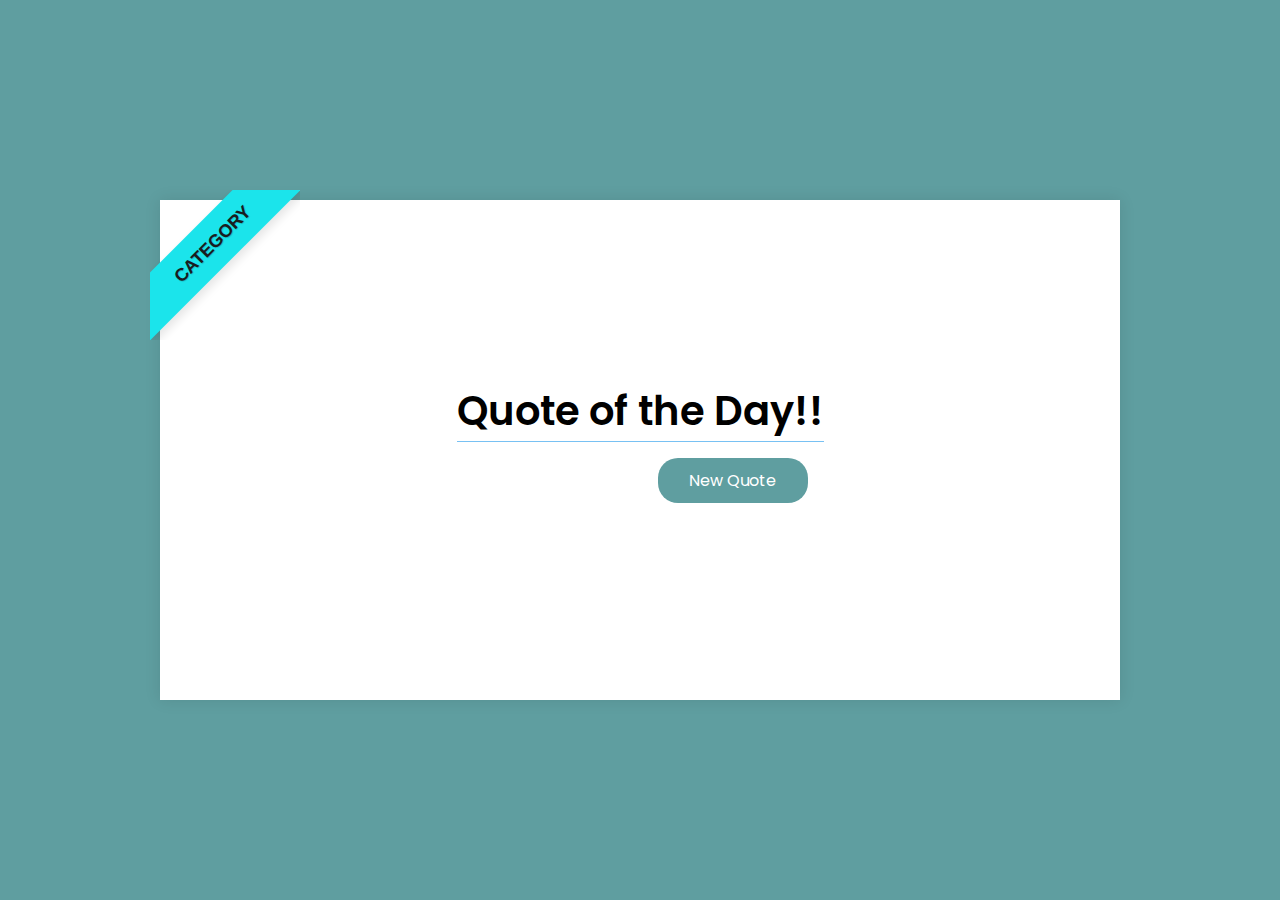
<file: jinkal project/13 programming quote generator/13 programming quote generator/index.html>
<!DOCTYPE html>
<html lang="en">
<head>
    <meta charset="UTF-8">
    <meta name="viewport" content="width=device-width, initial-scale=1.0">
    <title>Programming Quote Generator</title>
    <link rel="stylesheet" href="style.css">
    <link rel="stylesheet" href="https://cdnjs.cloudflare.com/ajax/libs/font-awesome/6.5.2/css/all.min.css" integrity="sha512-SnH5WK+bZxgPHs44uWIX+LLJAJ9/2PkPKZ5QiAj6Ta86w+fsb2TkcmfRyVX3pBnMFcV7oQPJkl9QevSCWr3W6A==" crossorigin="anonymous" referrerpolicy="no-referrer" />

</head>
<body>

    
    <div class="container">
      <div>
        <div class="ribbon ribbon-top-left">
            <span id="category">Category</span>
        </div>
        <h2>Quote of the Day!!</h2>

        <div class="quote"></div>

        <div class="buttons">
            <div class="icons">
                <i class="fa-regular fa-heart" onclick="LikeQuote()"></i>
                <i class="fa-solid fa-list"></i>
                <i class="fa-regular fa-copy"></i>
                <i class="fa-brands fa-twitter"></i>
                
            </div>
            <button id="generate" onclick="generateQuotes()">New Quote</button>
        </div>
      </div>
    </div>


<!--<div class="container favoritrList">
    <h2>Favorite Quote List</h2>
    <i class="fa-solid fa-arrow-left-long" onclick="switchQuotes()"></i>
    <ul id="favoriteData"></ul>
    <i class="fa-solid fa-broom"></i>
</div>
-->
    <script src="script.js"></script>
</body>
</html>
</file>
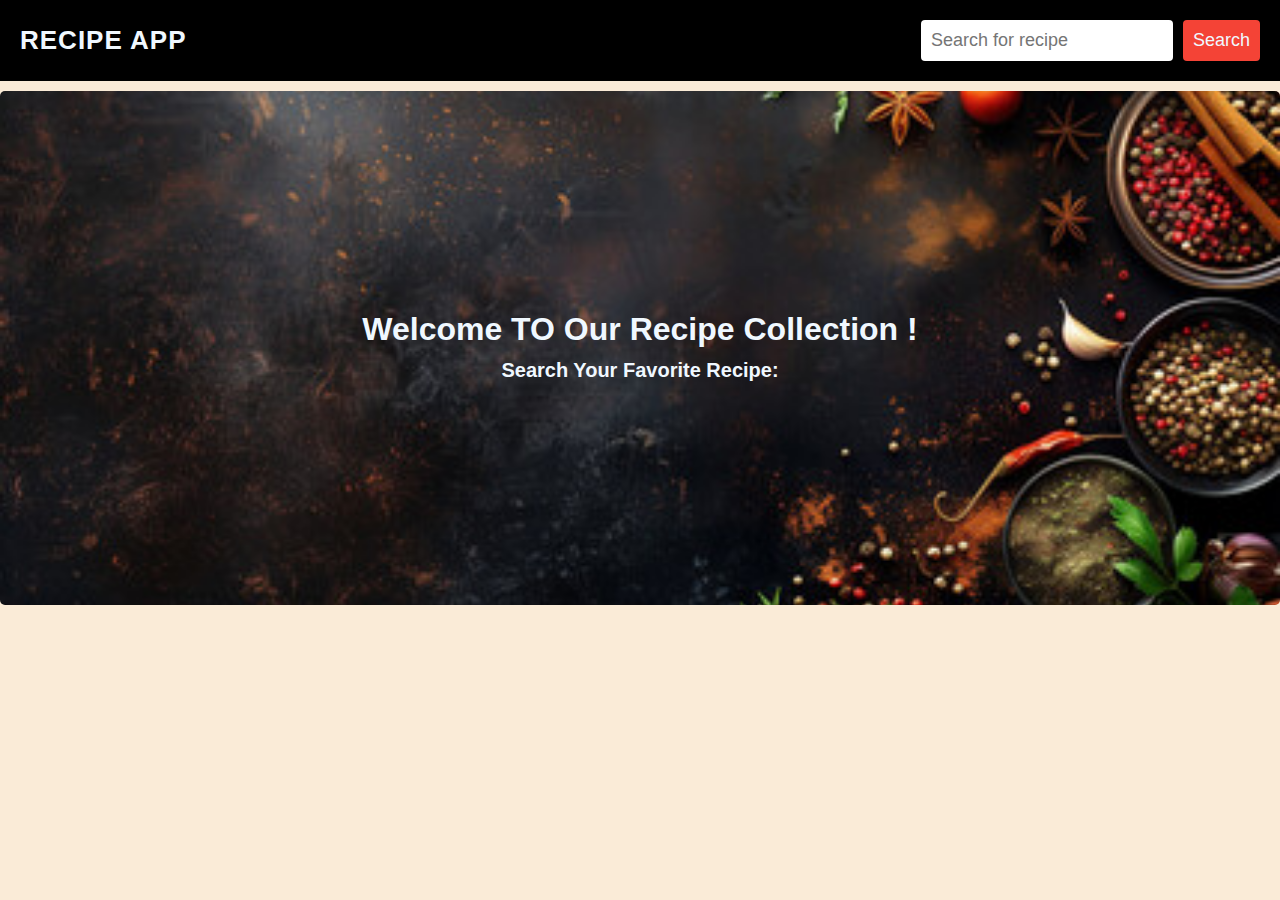
<file: jinkal project/Project 10/Project 10/index.html>
<!DOCTYPE html>
<html lang="en">
<head>
    <meta charset="UTF-8">
    <meta name="viewport" content="width=device-width, initial-scale=1.0">
    <title>Recipe App</title>
    <link rel="stylesheet" href="style.css">
    <link rel="stylesheet" href="https://cdnjs.cloudflare.com/ajax/libs/font-awesome/4.7.0/css/font-awesome.min.css">
    </head>
</head>
<body>
    <header>
        <nav>
            <h1>Recipe App</h1>
            <form>
                <input type="text" placeholder="Search for recipe" class="searchbox">
                <button type="submit" class="searchbtn">Search</button>
            </form>
        </nav>
    </header>
    <main>
        <section class="hero">
            <div class="recipe-container">

                <h2>Welcome TO Our Recipe Collection !</br><span>Search Your Favorite Recipe:</span> </h2>
            </div>

            

            <div class="recipe-details">
                <button type="button" class="recipe-close-Btn">
                    <i class="fa fa-times" aria-hidden="true"></i>
                </button>
                
                <div class=" recipe-details-content"></div>

            </div>
        </section>
    </main>
    <script src="script.js"></script>
</body>
</html>
</file>
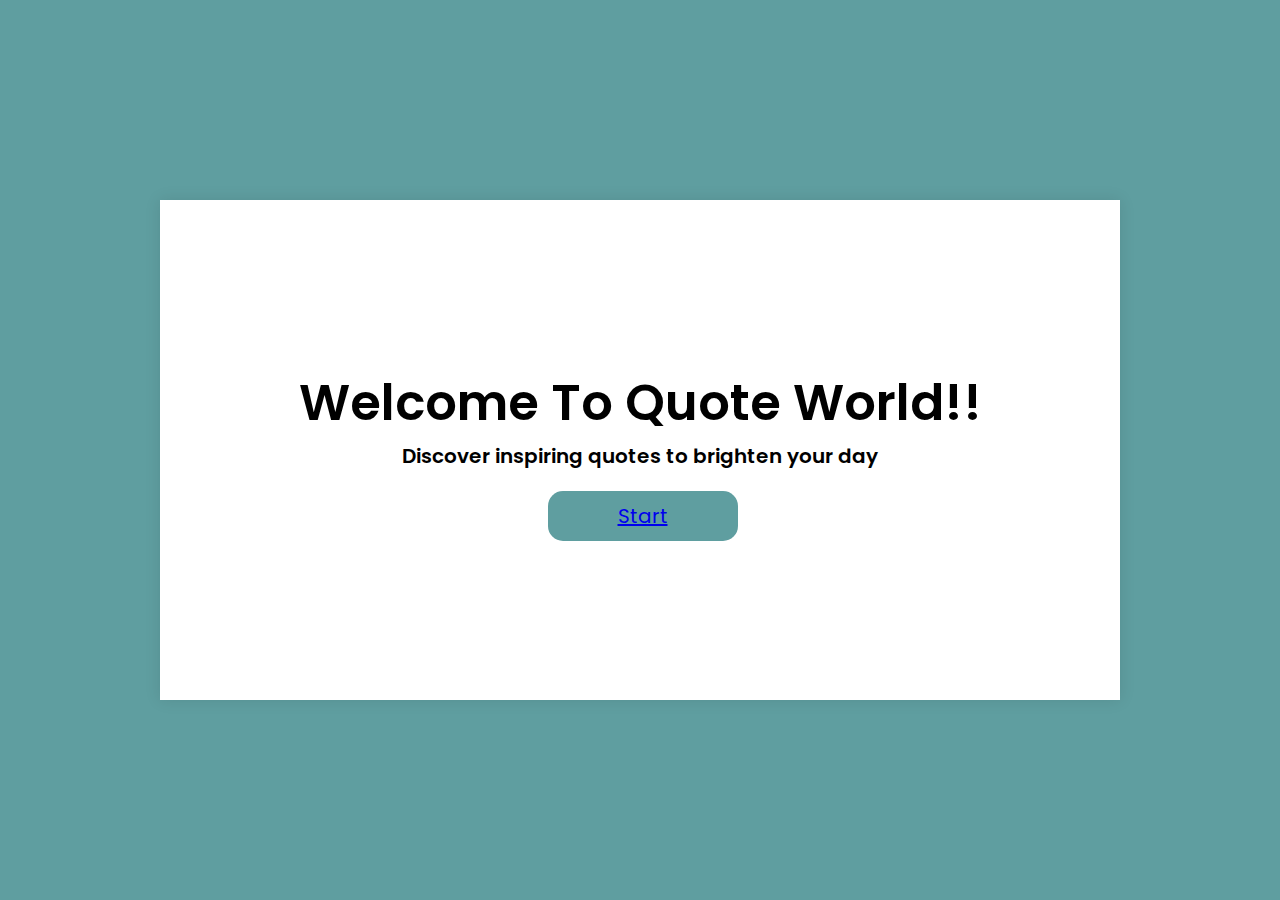
<file: jinkal project/13 programming quote generator/13 programming quote generator/index1.html>
<!DOCTYPE html>
<html lang="en">
<head>
    <meta charset="UTF-8">
    <meta name="viewport" content="width=device-width, initial-scale=1.0">
    <title>Programming Quote Generator</title>
    <link rel="stylesheet" href="style.css">
    <link rel="stylesheet" href="https://cdnjs.cloudflare.com/ajax/libs/font-awesome/6.5.2/css/all.min.css" integrity="sha512-SnH5WK+bZxgPHs44uWIX+LLJAJ9/2PkPKZ5QiAj6Ta86w+fsb2TkcmfRyVX3pBnMFcV7oQPJkl9QevSCWr3W6A==" crossorigin="anonymous" referrerpolicy="no-referrer" />

</head>
<body>

    <div class="container">
        <div class="cont">
            <h1>Welcome To Quote World!!</h1>
            <p>Discover inspiring quotes to brighten your day</p>
            
            <button id="start-button">
                <a href="index.html"> Start </a>
            </button>
        </div>
    </div>

</body>
</html>
</file>
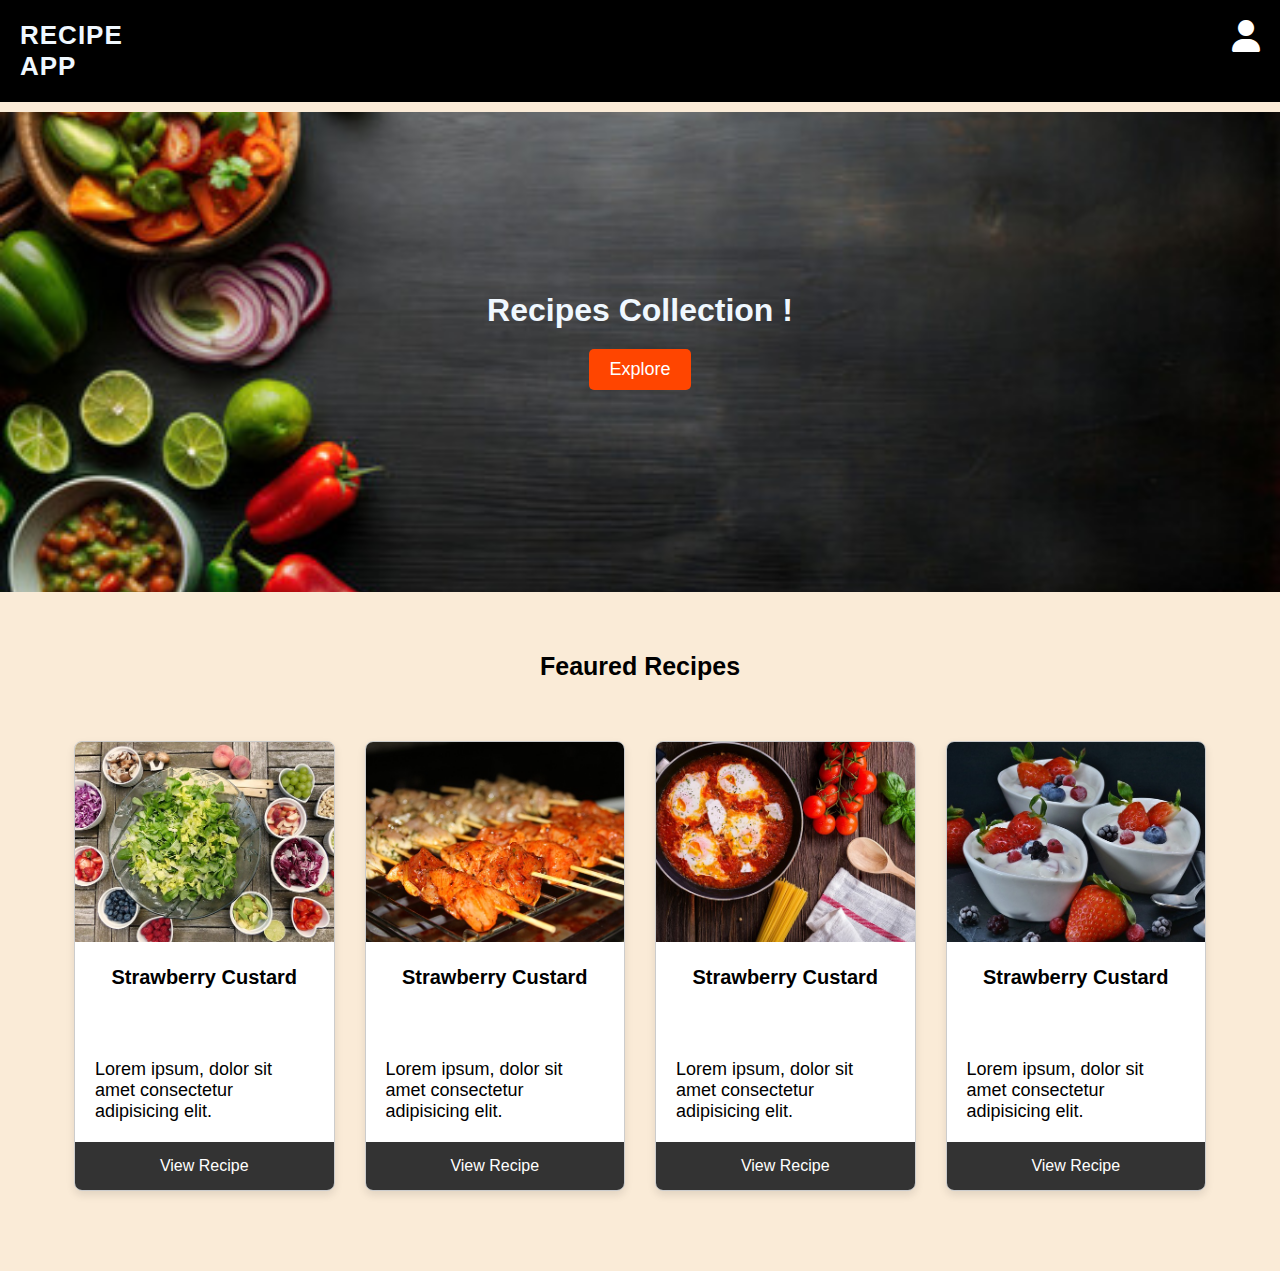
<file: jinkal project/Project 10/Project 10/index1.html>
<!DOCTYPE html>
<html lang="en">
<head>
    <meta charset="UTF-8">
    <meta name="viewport" content="width=device-width, initial-scale=1.0">
    <title>Recipe App</title>
     <!--Font awesome cdn link-->
     <link rel="stylesheet" href="https://cdnjs.cloudflare.com/ajax/libs/font-awesome/6.4.0/css/all.min.css">
    <link rel="stylesheet" href="style.css">
    <link rel="stylesheet" href="https://cdnjs.cloudflare.com/ajax/libs/font-awesome/4.7.0/css/font-awesome.min.css">
    </head>
</head>
<body>
    <header>
        <nav>
            <div class="nav1">
                <h1>Recipe App</h1>
                <div class="nav2">
                   <a href="#" class="fas fa-user"></a>
                </div>
            </div> 
        </nav>
    </header>
    <main>
        <section class="hero">
            <div class="recipe-container1">
                <h2>Recipes Collection !</span> </h2>
                <a href="index.html" class="start-button">Explore</a>
            </div>


<section class="recipe1">
    <h2>Feaured Recipes</h2>
    <div class="re-sec">
        <div class="re-card">
            <img src="dish-4.jpg" alt="">
            <h2>Strawberry Custard</h2>
            <p>Lorem ipsum, dolor sit amet consectetur adipisicing elit.</p>
            <a href="#">View Recipe</a>
        </div>

        <div class="re-card">
            <img src="dish-3.jpg" alt="">
            <h2>Strawberry Custard</h2>
            <p>Lorem ipsum, dolor sit amet consectetur adipisicing elit.</p>
            <a href="#">View Recipe</a>
        </div>

        <div class="re-card">
            <img src="dish-2.jpg" alt="">
            <h2>Strawberry Custard</h2>
            <p>Lorem ipsum, dolor sit amet consectetur adipisicing elit. </p>
            <a href="#">View Recipe</a>
        </div>

        <div class="re-card">
            <img src="dish-1.jpg" alt="">
            <h2>Strawberry Custard</h2>
            <p>Lorem ipsum, dolor sit amet consectetur adipisicing elit. </p>
            <a href="#">View Recipe</a>
        </div>
    </div>
</section>

</body>
</html>
</file>
<file: jinkal project/13 programming quote generator/13 programming quote generator/style.css>
@import url('https://fonts.googleapis.com/css2?family=Poppins:ital,wght@0,100;0,200;0,300;0,400;0,500;0,600;0,700;0,800;0,900;1,100;1,200;1,300;1,400;1,500;1,600;1,700;1,800;1,900&display=swap');
*{
    margin: 0px;
    padding: 0px;
    font-family: "poppins",sans-serif;
    box-sizing: border-box;
}

body{
    background: cadetblue;
    height: 100vh;
    display: flex;
    align-items: center;
    justify-content: center;
}

.container{
    position: relative;
    max-width: 300rem;
    width: 60rem;
    min-height: 410px;
    height: 500px;
    background: #fff;
    box-shadow: 0 0 15px rgba(0, 0, 0, 0.1);
    padding: 15px;
    text-align: center;
    display: flex;
    align-items: center;
    justify-content: center;
}


.container h2{
    font-size: 40px;
    font-weight: 600;
    text-align: center;
}

.container h1{
    font-size: 50px;
    font-weight: 600;
    margin-top:5px;
    text-align: center;
}

.container p{
    font-size: 20px;
    font-weight: 600;
    text-align: center;
    font:  sans-serif;
}


#start-button {
    width: 190px;
    height: 50px;
    font-size: 20px;
    padding: 10px;
    border: none;
    border-radius: 15px;
    margin-top: 20px;
    margin-left: 5px;
    background-color: cadetblue;
    color: #fceaea;
    cursor: pointer;
}

#start-button:hover {
    background-color:#3498db;
}

.buttons{
    display: flex;
    align-items: center;
    justify-content: space-between;
    padding: 1rem;
    border-top: 1px solid #78c1f3;
}

.buttons button{
    border-radius: 20px;
    padding: 10px;
    border: none;
    outline: none;
    background: cadetblue;
    color: #fff;
    width: 150px;
    font-size: 16px;
    cursor: pointer;
}

.buttons button:hover{
    background: #3498db;
}

.icons{
    display: flex;
    gap: 25px;
}

.icons i{
    font-size: 25px;
    cursor: pointer;
}


.ribbon{
    width: 150px;
    height: 150px;
    overflow: hidden;

    position: absolute;
}

.ribbon::after
.ribbon::before{
    position: absolute;
    z-index: -1;
    content: "";
    display: block;
    border: 5px solid cadetblue;
}
.ribbon span{
    position: absolute;
    width: 225px;
    padding: 15px 0;
    border-color: #04395c;
    background: rgb(27, 228, 235);
    box-shadow: 0 5px 10px rgba(0, 0, 0, 0.1);
    color: rgb(25, 28, 31);
    text-align: center;
    text-transform: uppercase;
    text-shadow: 0 1px 1px rgba(0, 0, 0, 0.2);
    font: 700 18px/1 "lato",sans-serif;
}

.ribbon-top-left{
    top: -10px;
    left: -10px;
}

.ribbon-top-left::after
.ribbon-top-left::before{
    border-top-color: transparent;
    border-left-color: transparent;
}

.ribbon-top-left::before{
    top: 0;
    right: 0;
}

.ribbon-top-left::after{
    bottom: 0;
    left: 0;
}

.ribbon-top-left span{
    right: -25px;
    top: 30px;
    border-color: #3498db;
    transform: rotate(-45deg);
}

.quote div{
    padding: 1rem 2.5rem;
    font-size: 20px;
}
.quote .fa-quote-left,
.quote .fa-quote-right{
    font-size: 10px;
    position: relative;
    top:-8px;

}

.quote .author
{
    padding: 0;
    margin-top: 1rem;
    text-align: right;
    font-style: italic;
    font-size: 16px;
}

.quote .author span{
    font-family: monospace;
    position: relative;
    top: -6px;
    left: -5px;
}
</file>
<file: jinkal project/Project 10/Project 10/style.css>
*{
    margin: 0%;
    padding: 0%;
    font-family: Verdana, Geneva, Tahoma, sans-serif;
    box-sizing: border-box;
}

body{
   
    background-color: antiquewhite;
    color: aliceblue;
}

header nav{
    background-color: black;
    display: flex;
    justify-content: space-between;
    align-items: center;
    z-index: 1;
    padding: 20px;
}

header nav h1{
    font-weight: 700;
    font-size: 26px;
    letter-spacing: 1px;
    text-transform: uppercase;
}

header nav form{
    display: flex;
    justify-content: center;
}
form input[type=text]{
    flex-grow: 1;
    margin-right: 10px;

}

form input[type=text],button[type=submit]{
    border: none;
    font-size: 18px;
    padding: 10px;
    border-radius: 4px;
   
}
 form button[type=submit]{
    background-color: #f44336;
    color: aliceblue;
    cursor: pointer;
    transition: background-color 0.2s ease-in-out;
 }
 form button[type=submit]:hover,.recipe button:hover,.recipe-close-Btn:hover{
    background-color: #ff5c5c;
 }

/*----------------------index1 file------------------------*/
.nav1{
   display: flex;
 }

.nav2 a{
   font-size: 2rem;
    color: white;
    margin-left: 1100px;
 }

.nav2 a:hover{
   color: #ff5c5c;
 }

.start-button {
   display: inline-block;
   margin-top: 20px;
   padding: 10px 20px;
   font-size: 18px;
   color: white;
   background-color: #ff4500;
   border: none;
   border-radius: 5px;
   text-decoration: none;
   transition: background-color 0.3s;
}
.start-button:hover {
   background-color: #ff6347;
}

.recipe-container1{
   text-align: center;
   background: url(home.jpg)no-repeat;
   background-size: cover;
   background-position: center;
   height: 30rem;
   margin-top: 20px;
   display:block;
   grid-template-columns: repeat(auto-fit,minmax(300px,1fr));
   grid-gap: 40px;
   width: auto;
   margin: 10px auto;
   padding: 30px;
   place-items: center;
  
}

.recipe-container1 h2{
   margin-top: 150px;
   font-size: 2rem;
}


.recipe1{
   padding: 50px 0;
}

.recipe1 h2{
   text-align: center;
   margin-bottom: 30px;
   font-size: 25px;
   color: black;
}

.re-sec{
   width: 90%;
   margin: 0 auto;
   display: grid;
   grid-template-columns: repeat(auto-fit,minmax(250px, 1fr));
   column-gap: 10px;
}

.re-card{
   background: #fff;
   margin: 30px 10px;
   overflow: hidden;
   border-radius: 8px;
   border: 1px solid #ccc;
   box-shadow: 0 4px 8px rgba(0, 0, 0, 0.1);
}

.re-card img{
   width: 100%;
   height: 200px;
   object-fit: cover;

}

.re-card h2{
   font-size: 20px;
   padding: 20px;
   color: black;
}

.re-card p{
   font-size: 18px;
   padding: 20px;
   color: black;
}

.re-card a{
   display: block;
   text-align: center;
   text-decoration: none;
   background: #333;
   color: #fff;
   padding: 15px 0;
   cursor: pointer;
}


/*----------------------index file------------------------*/
 .recipe-container{
    text-align: center;
    background: url(home1.jpg)no-repeat;
    background-size: cover;
    background-position: center;
    height: auto;
    margin-top: 20px;
    display:grid;
    grid-template-columns: repeat(auto-fit,minmax(300px,1fr));
    grid-gap: 40px;
    width: 80rem;
    margin: 10px auto;
    border-radius: 5px;
    padding: 20px;
    place-items: center;
   
 }
 .recipe-container h2{
   margin-top: 200px;
   margin-bottom: 200px;
   font-size: 2rem;
   font: sans-serif;
 }

 .recipe-container span{
   font-size: 20px;
 }
 
 .recipe-container form{
   margin-top: 20px;
   margin-bottom: 200px;
 }

 .recipe-container h6{
   margin-top: 200px;
   margin-bottom: 200px;
   font-size: 30px;
 }
 
 .recipe{
    background-color: aliceblue;
    display: flex;
    flex-direction: column;
    color: black;
    border-radius: 6px;
    box-shadow: 0px 5px 10px rgba(78,73,73,0.1),-5px -5px 10px rgba(34, 34, 34, 0.5);
    cursor: pointer;
    max-width: 350px;
    transition: transform 0.3s ease-in-out;
 }
 .recipe:hover{
   transform: scale(1.02);
 }
 .recipe img{
    height: 300px;
 }
 .recipe h3{
    font-size: 24px;
    margin-block: 5px;
 }
 .recipe p{
    font-size: 20px;
    
 }
 .recipe span{
    font-weight: 600px;
 }
 .recipe button{
    font-size: 15px;
    font-weight: 600;
    padding: 10px;
    border-radius: 5px;
    cursor: pointer;
    margin: 18px auto;
    background-color: #f44336;
    color: aliceblue;
    border: none;
 }

 

 .recipe-details{
    display: none;
    position: fixed;
    top: 50%;
    left: 50%;
    transform: translate(-50%,-50%);
    -webkit-transform:translate(-50%,-50%) ;
    background-color: #694c2f;
    border-radius: 12px;
    width: 40%;
    height: 60%;
    font-size: 20px;
    overflow-y: scroll;
    transition: all 0.5s ease-in-out;
 }
 .recipe-details::-webkit-scrollbar{
    width: 10px;
 }
 .recipe-details::-webkit-scrollbar-thumb{
    background: #b5b5ba;
    border-radius: 16px;
    --webkit-border-radius: 16px;
 }
 .recipe-details-content{
    padding: 30px;
 }
 .recipename{
    text-align: center;
    text-transform: uppercase;
    text-decoration: underline;
 }
 .ingredients{
    margin-bottom: 10px;
    margin-left: 20px;
 }
 .recipeInstructions p{
    line-height: 30px;
    white-space: pre-line;
 }
  .recipename,.ingredients,.recipeInstructions{
    margin-bottom: 20px;
  }
 .recipe-close-Btn{
        border: none;
            font-size: 18px;
            padding: 8px;
            border-radius: 4px;
            background-color: #f44336;
            color: aliceblue;
            position: absolute;
            top: 20px;
            right: 20px;
            width: 30px;
            height: 30px;
            display: flex;
            justify-content: center;
            align-items: center;
 }
  body::-webkit-scrollbar {
     width: 16px;
  }

  body::-webkit-scrollbar-thumb {
     background: #a1a1a1;
  }
  body::-webkit-scrollbar-track{
   background-color: #ebebeb;
  }

@media screen and (max-width:600px){
    header nav{
        flex-direction: column;

    }

    header nav form{
        width: 80%;
        margin-top: 20px;
    }
}
</file>
